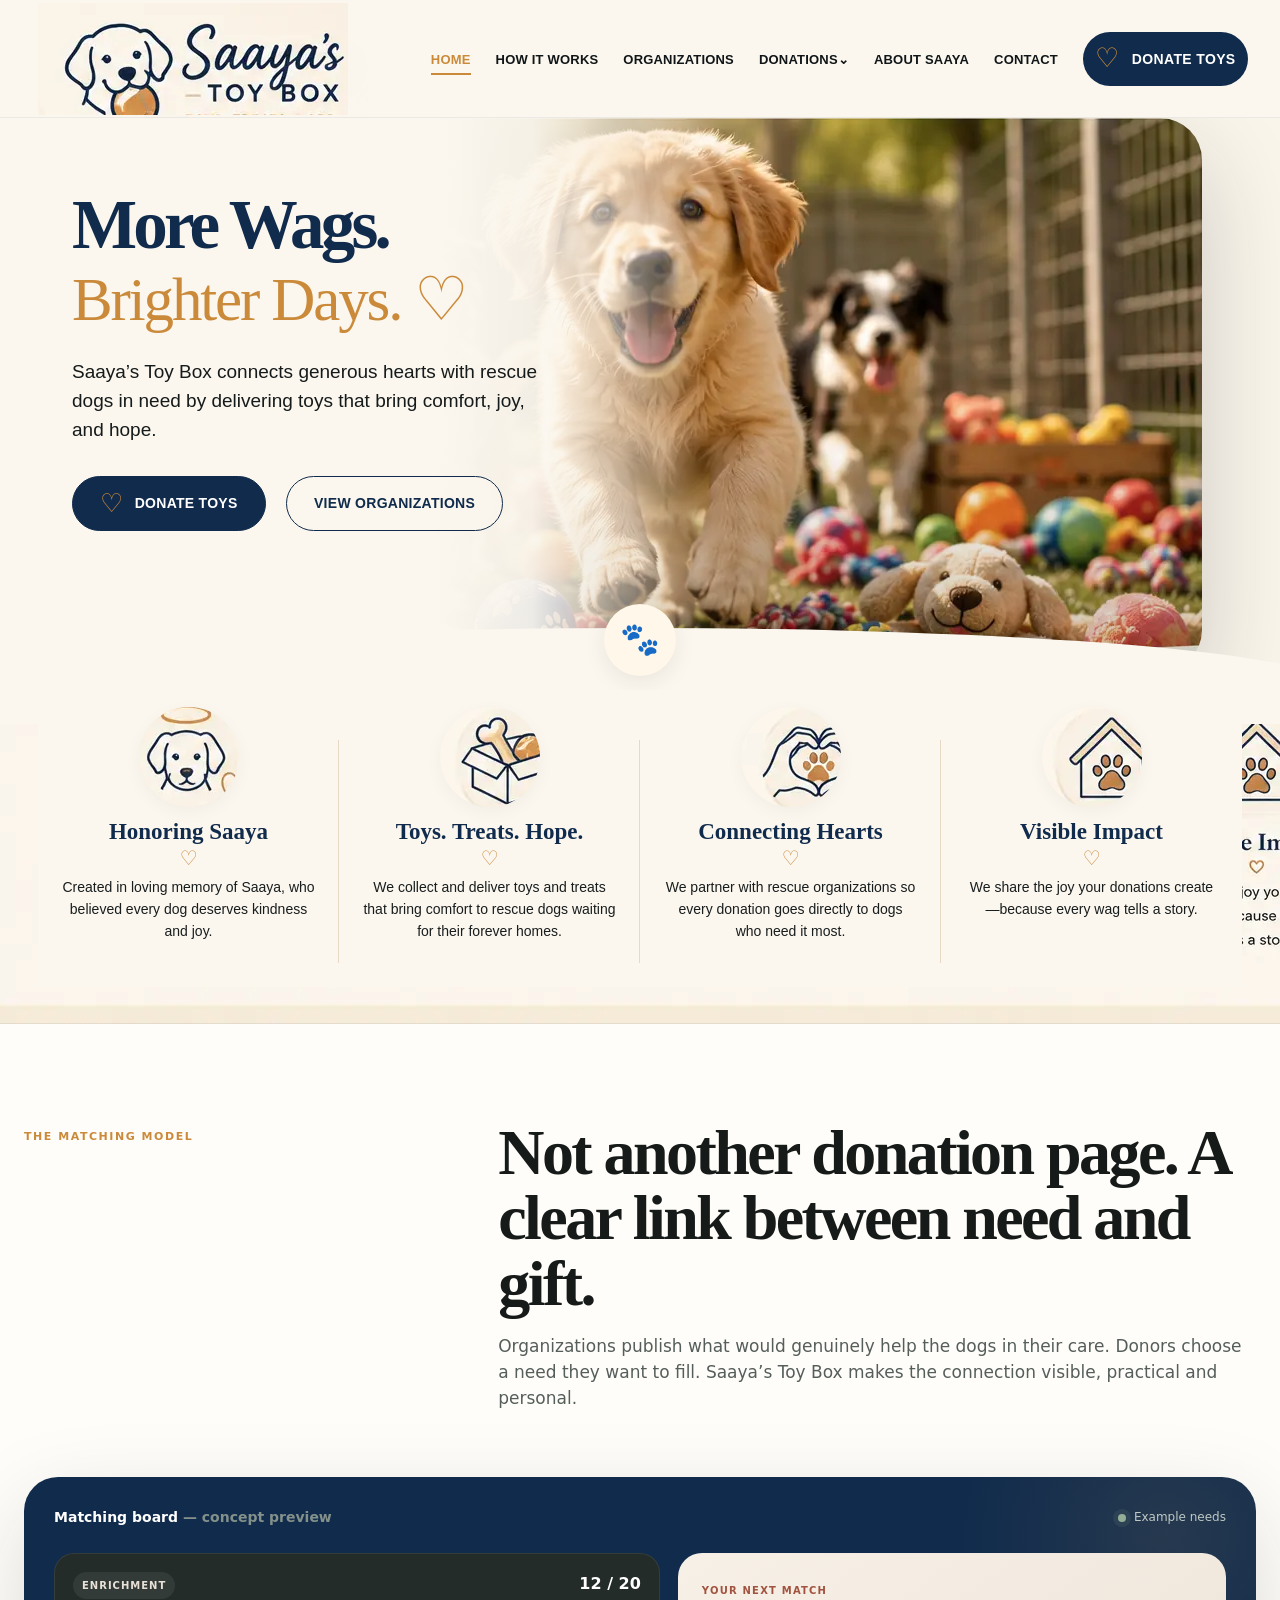
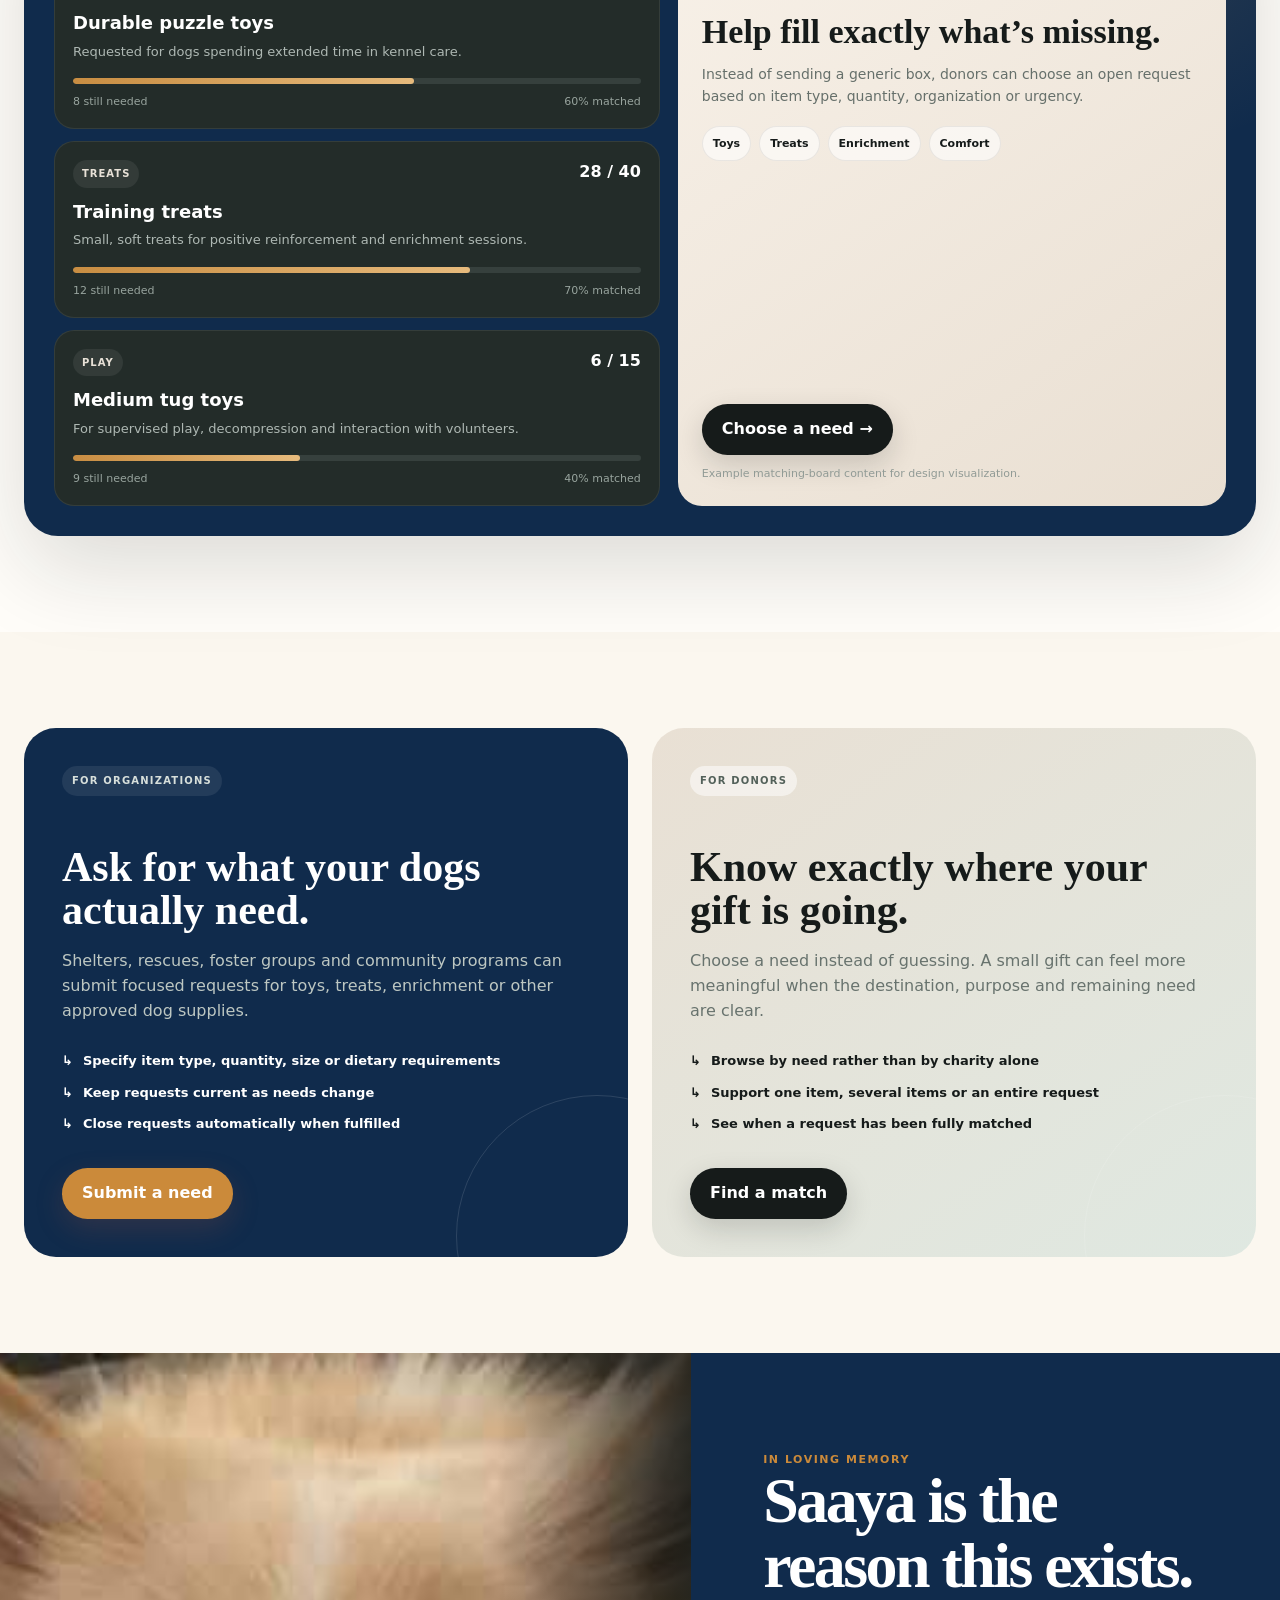
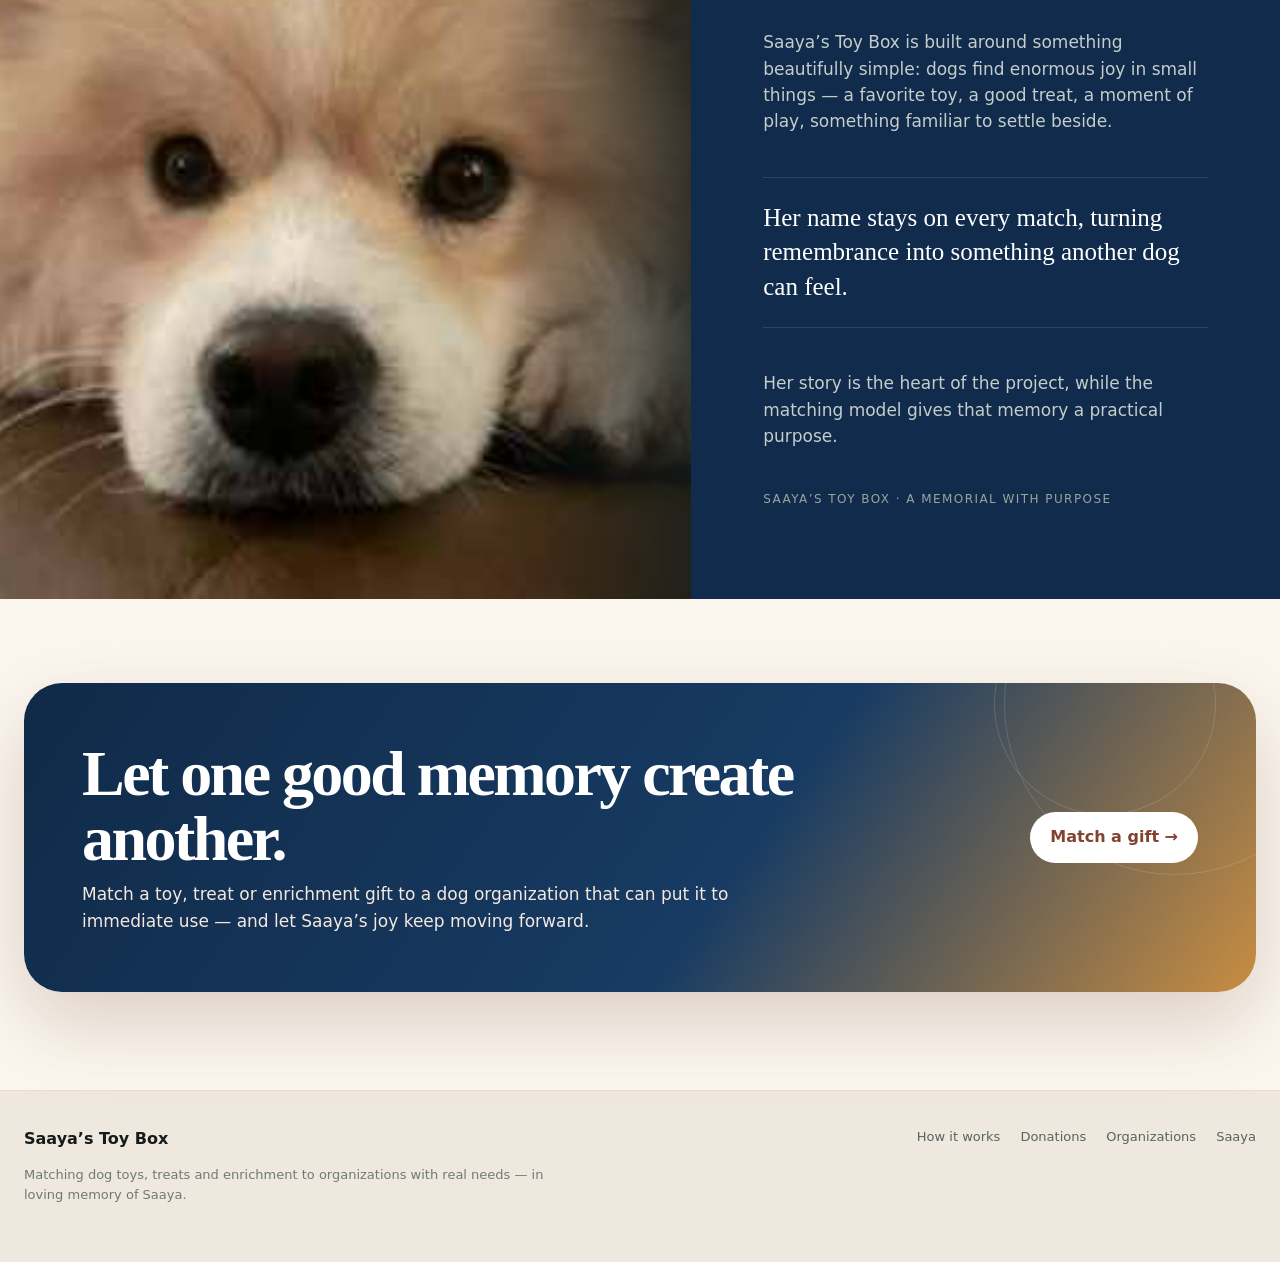
<file: index.html>
<!DOCTYPE html>
<html lang="en">
<head>
<meta charset="UTF-8" />
<meta name="viewport" content="width=device-width, initial-scale=1.0" />
<title>Saaya's Toy Box — More Wags. Brighter Days.</title>
<meta name="description" content="Saaya's Toy Box matches toys, treats and enrichment with shelters, rescues and foster organizations that need them — in loving memory of Saaya.">
<link rel="stylesheet" href="styles.css">
<link rel="stylesheet" href="homepage.css">
</head>
<body>
<main id="top">
<section class="hero-shell" aria-label="Saaya's Toy Box homepage introduction">
  <nav class="hero-nav" aria-label="Primary navigation">
    <a class="hero-brand" href="#top" aria-label="Saaya's Toy Box home"><img id="heroLogo" alt="Saaya's Toy Box — Toys. Treats. Hope."></a>
    <div class="hero-menu">
      <a class="active" href="#top">HOME</a>
      <a href="#matching">HOW IT WORKS</a>
      <a href="#organizations">ORGANIZATIONS</a>
      <a href="donations.html">DONATIONS⌄</a>
      <a href="#saaya">ABOUT SAAYA</a>
      <a href="#contact">CONTACT</a>
    </div>
    <button class="hero-donate-nav" onclick="openForm('donor')">DONATE TOYS</button>
  </nav>

  <div class="hero-main">
    <div class="hero-photo" id="heroPhoto" role="img" aria-label="Happy rescue dogs surrounded by toys"></div>
    <div class="hero-copy-wrap">
      <div class="hero-copy-card">
        <h1>More Wags.<span class="script">Brighter Days. ♡</span></h1>
        <p>Saaya’s Toy Box connects generous hearts with rescue dogs in need by delivering toys that bring comfort, joy, and hope.</p>
        <div class="hero-actions">
          <button class="hero-donate" onclick="openForm('donor')">DONATE TOYS</button>
          <a class="hero-outline" href="#organizations">VIEW ORGANIZATIONS</a>
        </div>
      </div>
    </div>
  </div>

  <div class="hero-wave" aria-hidden="true"></div>
  <div class="hero-pillars" aria-label="How Saaya's Toy Box creates impact">
    <article class="hero-pillar">
      <div class="hero-icon">🐶</div>
      <h3>Honoring Saaya</h3><span class="heart">♡</span>
      <p>Created in loving memory of Saaya, who believed every dog deserves kindness and joy.</p>
    </article>
    <article class="hero-pillar">
      <div class="hero-icon">🎁</div>
      <h3>Toys. Treats. Hope.</h3><span class="heart">♡</span>
      <p>We collect and deliver toys and treats that bring comfort to rescue dogs waiting for their forever homes.</p>
    </article>
    <article class="hero-pillar">
      <div class="hero-icon">🤲</div>
      <h3>Connecting Hearts</h3><span class="heart">♡</span>
      <p>We partner with rescue organizations so every donation goes directly to dogs who need it most.</p>
    </article>
    <article class="hero-pillar">
      <div class="hero-icon">🏠</div>
      <h3>Visible Impact</h3><span class="heart">♡</span>
      <p>We share the joy your donations create—because every wag tells a story.</p>
    </article>
  </div>
</section>

<section class="matching" id="matching">
  <div class="wrap">
    <div class="section-head reveal">
      <div class="kicker">The matching model</div>
      <div>
        <h2>Not another donation page. A clear link between need and gift.</h2>
        <p class="section-intro">Organizations publish what would genuinely help the dogs in their care. Donors choose a need they want to fill. Saaya’s Toy Box makes the connection visible, practical and personal.</p>
      </div>
    </div>
    <div class="matching-board reveal">
      <div class="board-top"><div class="board-title">Matching board <span>— concept preview</span></div><div class="board-status"><i class="live-dot"></i> Example needs</div></div>
      <div class="board-grid">
        <div class="requests">
          <article class="request-card"><div class="req-top"><div><span class="req-tag">Enrichment</span><h3>Durable puzzle toys</h3><p>Requested for dogs spending extended time in kennel care.</p></div><strong>12 / 20</strong></div><div class="progress"><span style="width:60%"></span></div><div class="req-foot"><span>8 still needed</span><span>60% matched</span></div></article>
          <article class="request-card"><div class="req-top"><div><span class="req-tag">Treats</span><h3>Training treats</h3><p>Small, soft treats for positive reinforcement and enrichment sessions.</p></div><strong>28 / 40</strong></div><div class="progress"><span style="width:70%"></span></div><div class="req-foot"><span>12 still needed</span><span>70% matched</span></div></article>
          <article class="request-card"><div class="req-top"><div><span class="req-tag">Play</span><h3>Medium tug toys</h3><p>For supervised play, decompression and interaction with volunteers.</p></div><strong>6 / 15</strong></div><div class="progress"><span style="width:40%"></span></div><div class="req-foot"><span>9 still needed</span><span>40% matched</span></div></article>
        </div>
        <aside class="match-panel"><div><small>Your next match</small><h3>Help fill exactly what’s missing.</h3><p>Instead of sending a generic box, donors can choose an open request based on item type, quantity, organization or urgency.</p><div class="match-pills"><span>Toys</span><span>Treats</span><span>Enrichment</span><span>Comfort</span></div></div><div><button class="btn btn-dark" onclick="openForm('donor')">Choose a need →</button><div class="helper-note">Example matching-board content for design visualization.</div></div></aside>
      </div>
    </div>
  </div>
</section>

<section id="organizations">
  <div class="wrap audience">
    <article class="a-card org reveal"><span class="badge">For organizations</span><h3>Ask for what your dogs actually need.</h3><p>Shelters, rescues, foster groups and community programs can submit focused requests for toys, treats, enrichment or other approved dog supplies.</p><div class="line-list"><div>Specify item type, quantity, size or dietary requirements</div><div>Keep requests current as needs change</div><div>Close requests automatically when fulfilled</div></div><button class="btn btn-rust" onclick="openForm('organization')">Submit a need</button></article>
    <article class="a-card donor reveal" id="donors"><span class="badge">For donors</span><h3>Know exactly where your gift is going.</h3><p>Choose a need instead of guessing. A small gift can feel more meaningful when the destination, purpose and remaining need are clear.</p><div class="line-list"><div>Browse by need rather than by charity alone</div><div>Support one item, several items or an entire request</div><div>See when a request has been fully matched</div></div><button class="btn btn-dark" onclick="openForm('donor')">Find a match</button></article>
  </div>
</section>

<section class="memorial" id="saaya">
  <div class="memorial-inner">
    <div class="memorial-image reveal"><img src="assets/saaya-portrait.jpg" alt="Portrait of Saaya"></div>
    <div class="memorial-copy reveal"><div class="kicker">In loving memory</div><h2>Saaya is the reason this exists.</h2><p>Saaya’s Toy Box is built around something beautifully simple: dogs find enormous joy in small things — a favorite toy, a good treat, a moment of play, something familiar to settle beside.</p><div class="quote">Her name stays on every match, turning remembrance into something another dog can feel.</div><p>Her story is the heart of the project, while the matching model gives that memory a practical purpose.</p><div class="signature">Saaya’s Toy Box · A memorial with purpose</div></div>
  </div>
</section>

<section class="final-cta"><div class="wrap"><div class="cta-box reveal"><div class="cta-copy"><h2>Let one good memory create another.</h2><p>Match a toy, treat or enrichment gift to a dog organization that can put it to immediate use — and let Saaya’s joy keep moving forward.</p></div><button class="btn" onclick="openForm('donor')">Match a gift →</button></div></div></section>
</main>

<footer id="contact"><div class="wrap footer-grid"><div><strong>Saaya’s Toy Box</strong><p>Matching dog toys, treats and enrichment to organizations with real needs — in loving memory of Saaya.</p></div><div class="footer-links"><a href="#matching">How it works</a><a href="donations.html">Donations</a><a href="#organizations">Organizations</a><a href="#saaya">Saaya</a></div></div></footer>

<div class="modal" id="modal"><div class="modal-card"><div class="modal-top"><div><h3 id="modalTitle">Match a gift</h3><p id="modalIntro">Tell us what kind of support you would like to provide.</p></div><button class="close" onclick="closeForm()">×</button></div><form onsubmit="demoSubmit(event)"><div class="form-grid" id="donorForm"><div class="field"><label>Your name</label><input required placeholder="Name"></div><div class="field"><label>Email</label><input type="email" required placeholder="you@example.com"></div><div class="field"><label>What would you like to give?</label><select><option>Toys</option><option>Treats</option><option>Enrichment</option><option>Comfort items</option><option>I'm flexible</option></select></div><div class="field"><label>Approximate amount</label><input placeholder="e.g. 10 toys or $100"></div><div class="field full"><label>Anything we should know?</label><textarea rows="4" placeholder="Preferences, location, organization type..."></textarea></div></div><div class="form-grid" id="orgForm" style="display:none"><div class="field"><label>Organization</label><input placeholder="Organization name"></div><div class="field"><label>Contact email</label><input type="email" placeholder="contact@example.org"></div><div class="field"><label>Organization type</label><select><option>Shelter</option><option>Rescue</option><option>Foster network</option><option>Community program</option><option>Other</option></select></div><div class="field"><label>Website / social link</label><input placeholder="Optional"></div><div class="field full"><label>What do your dogs need?</label><textarea rows="4" placeholder="Items, quantities, sizes, dietary requirements, urgency..."></textarea></div><div class="field full"><label>Delivery / collection details</label><textarea rows="3" placeholder="How the matched items can be received..."></textarea></div></div><div class="submit-row"><button class="btn btn-rust" type="submit" id="submitButton">Continue</button></div><div class="disclaimer">Concept only — this demo does not yet submit or store information.</div></form></div></div>

<script src="final-hero-loader.js"></script>
<script src="script.js"></script>
</body>
</html>
</file>
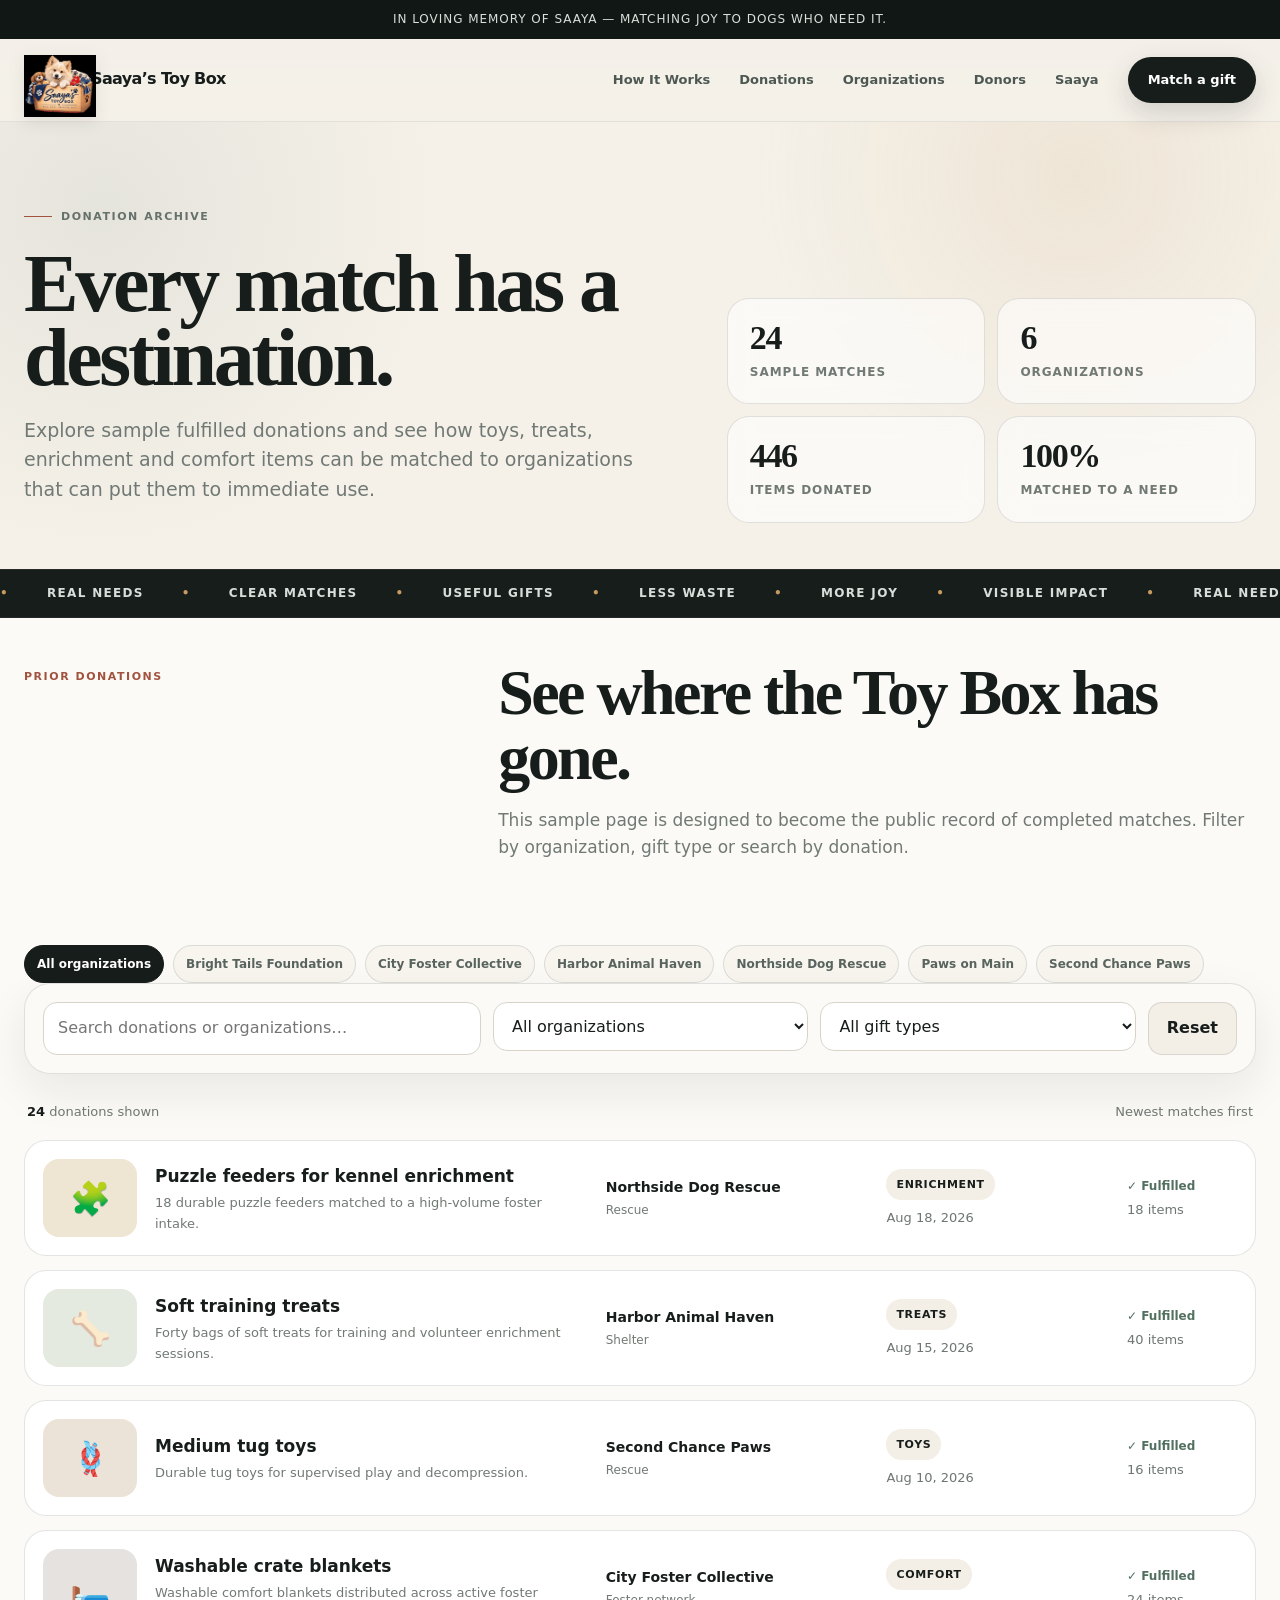
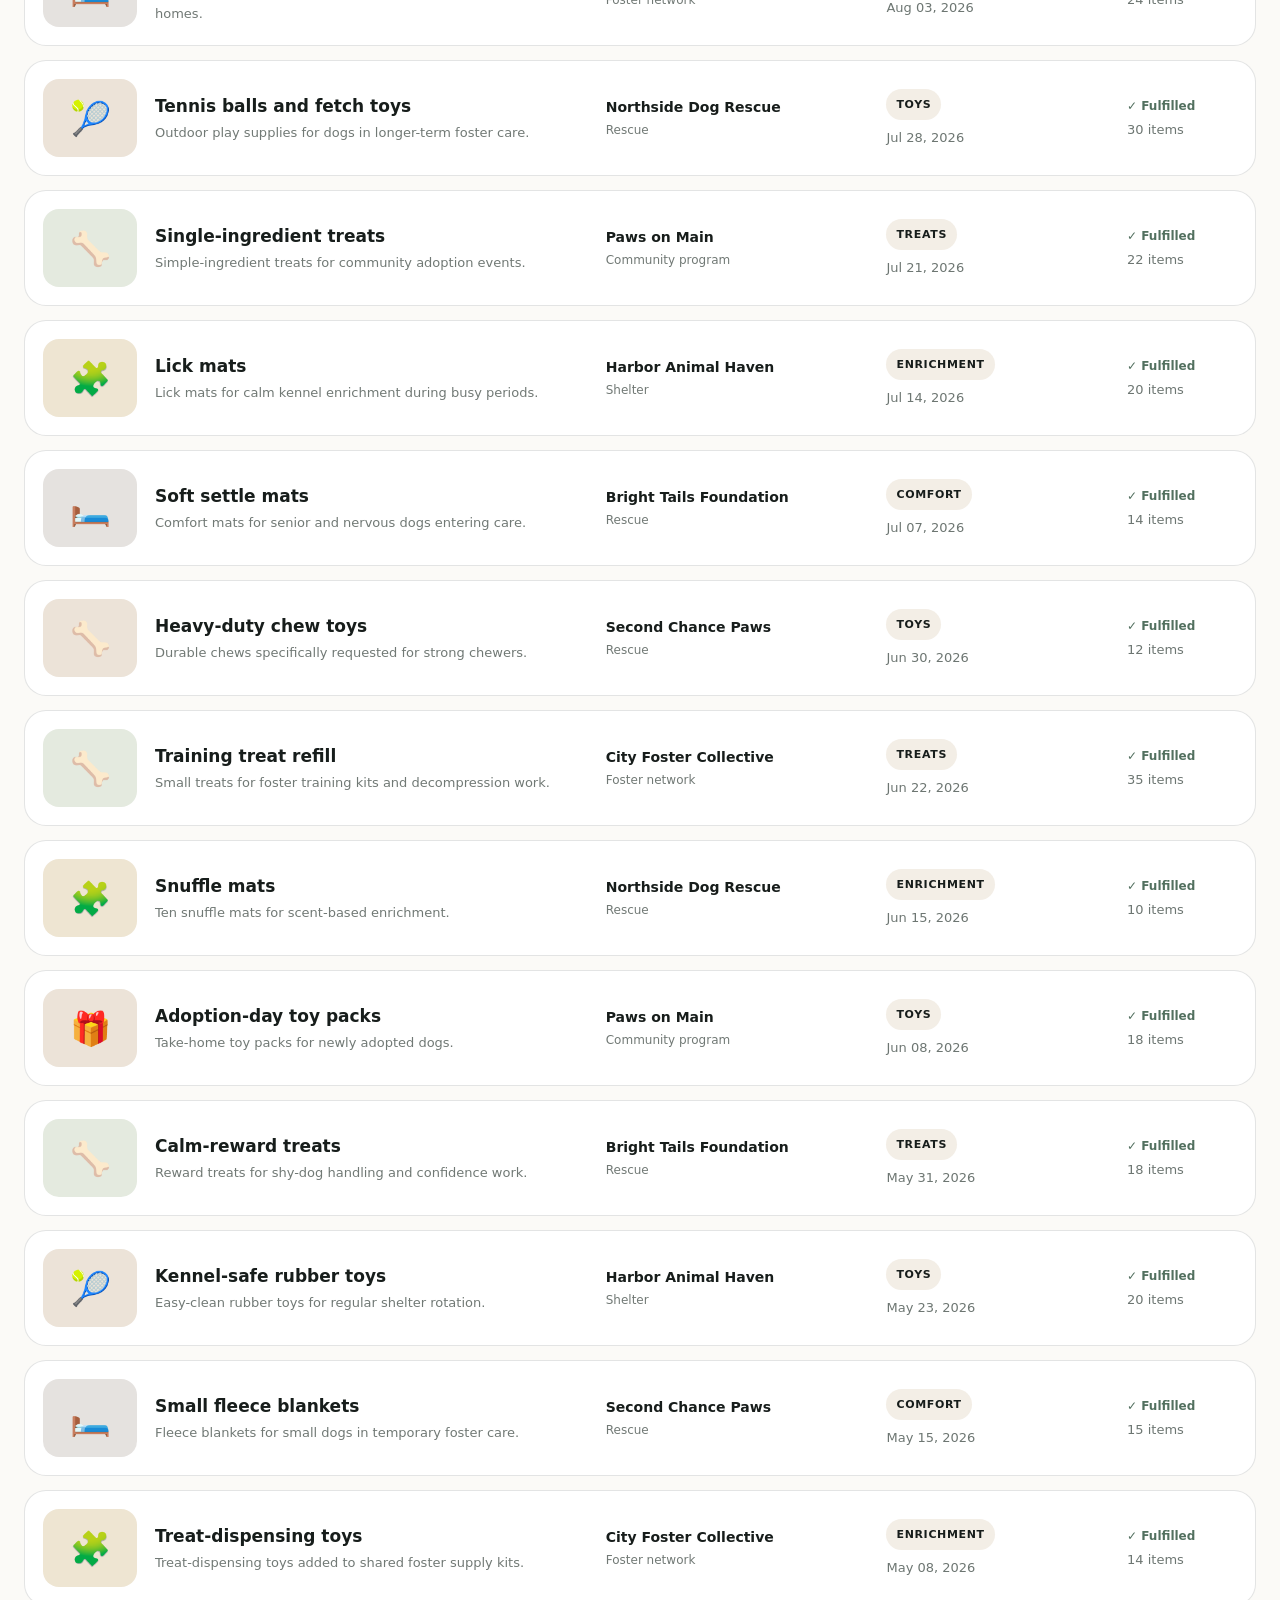
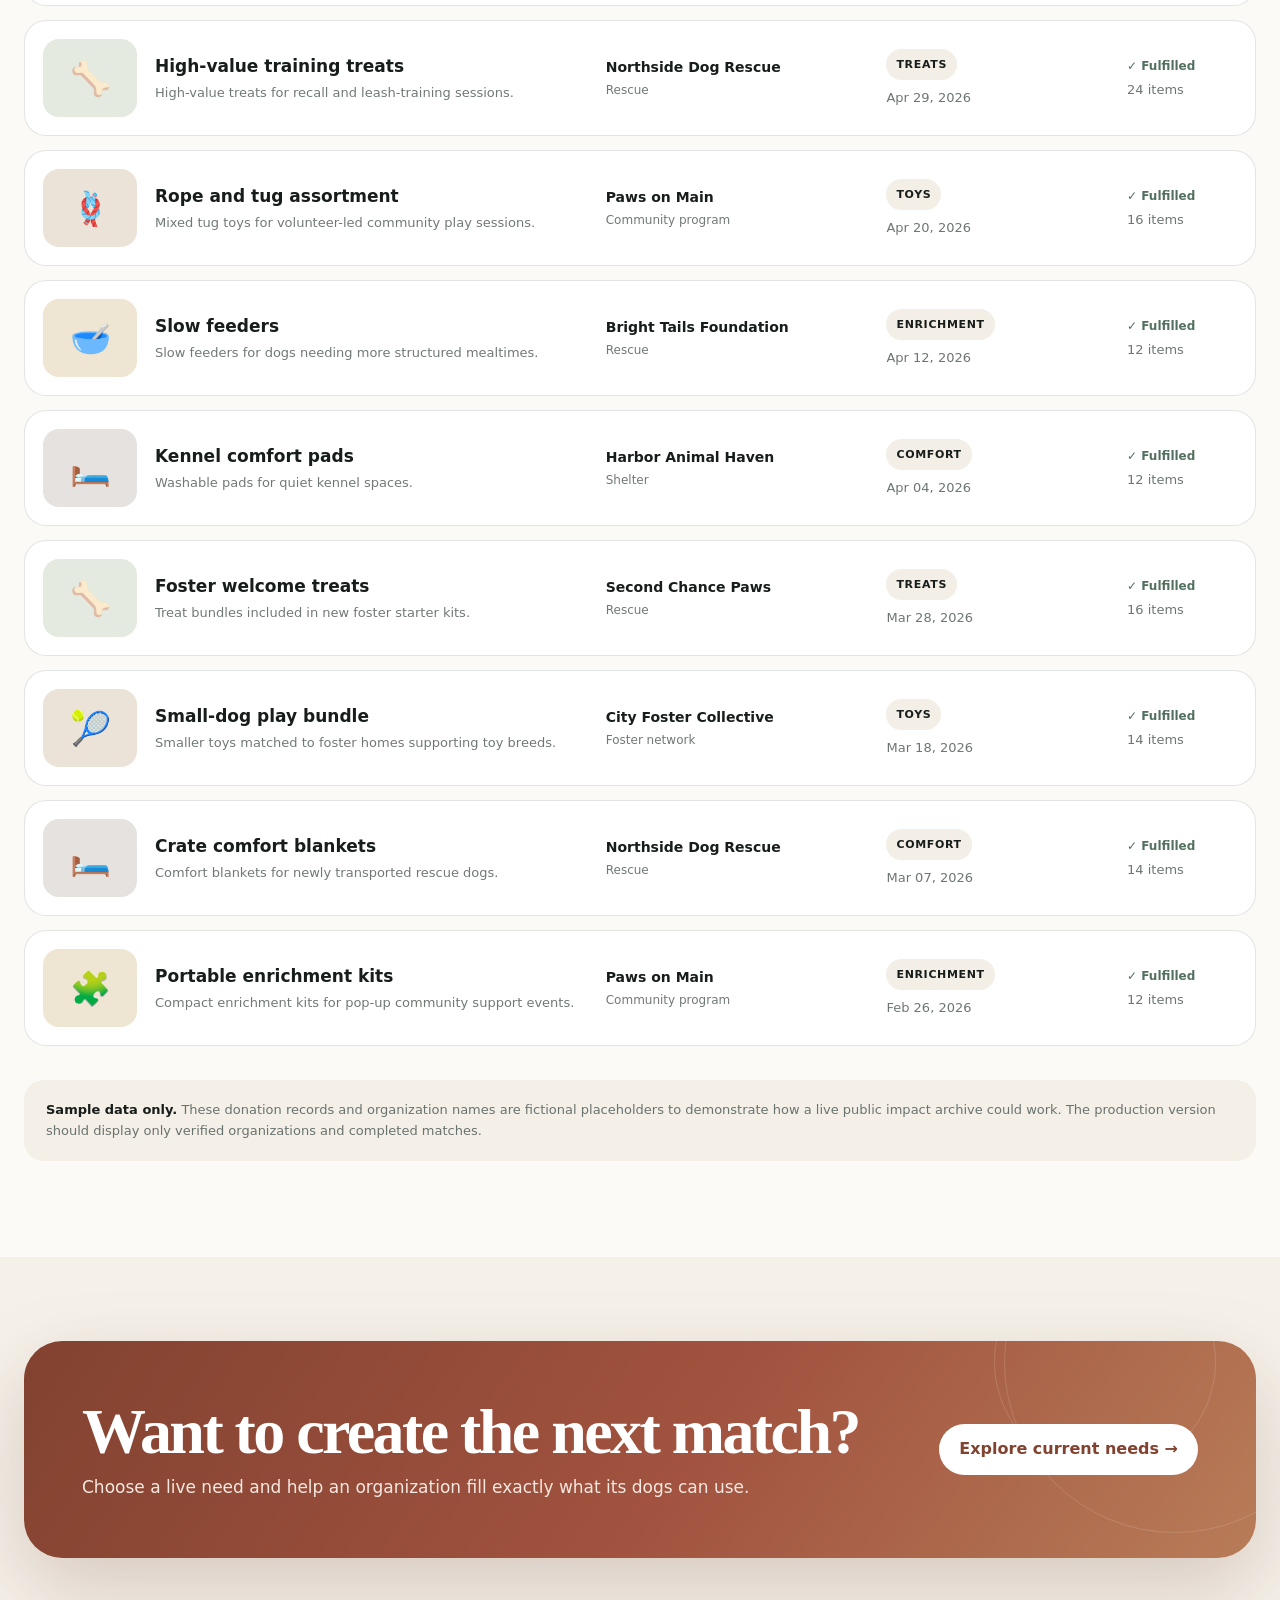
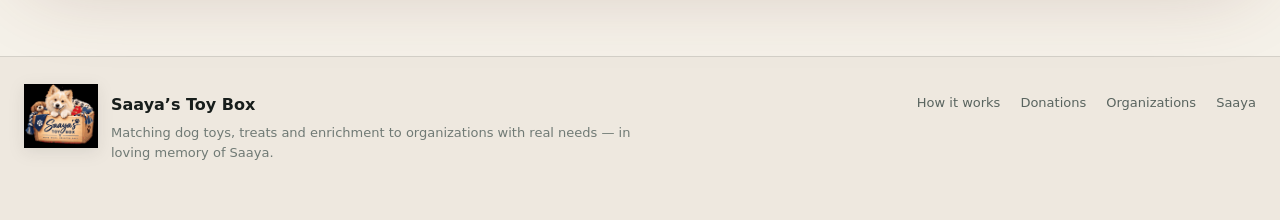
<file: donations.html>
<!DOCTYPE html>
<html lang="en">
<head>
<meta charset="UTF-8" />
<meta name="viewport" content="width=device-width, initial-scale=1.0" />
<title>Donation Archive — Saaya's Toy Box</title>
<meta name="description" content="Explore prior Saaya's Toy Box donations and filter by organization, gift type and date.">
<link rel="stylesheet" href="styles.css" />
<style>
.page-hero{padding:78px 0 46px;background:radial-gradient(circle at 84% 12%,rgba(198,155,97,.14),transparent 28%),radial-gradient(circle at 8% 20%,rgba(102,122,111,.11),transparent 28%)}
.page-hero-grid{display:grid;grid-template-columns:1.1fr .9fr;gap:56px;align-items:end}.page-hero h1{font-size:clamp(54px,6.4vw,88px);max-width:850px;margin-bottom:20px}.page-hero .hero-copy{max-width:700px}.archive-summary{display:grid;grid-template-columns:repeat(2,1fr);gap:12px}.summary-card{background:rgba(255,255,255,.58);backdrop-filter:blur(12px);border:1px solid var(--line);border-radius:22px;padding:22px}.summary-card strong{display:block;font-family:Georgia,"Times New Roman",serif;font-size:34px;letter-spacing:-.04em;line-height:1}.summary-card span{display:block;margin-top:8px;color:var(--muted);font-size:12px;font-weight:780;text-transform:uppercase;letter-spacing:.08em}.archive-section{background:var(--paper);padding-top:42px}.archive-controls{position:sticky;top:82px;z-index:35;background:rgba(251,250,247,.92);backdrop-filter:blur(18px);border:1px solid var(--line);border-radius:26px;padding:18px;box-shadow:0 18px 46px rgba(20,27,24,.08);margin-bottom:28px}.control-row{display:grid;grid-template-columns:1.25fr .9fr .9fr auto;gap:12px}.control{position:relative}.control input,.control select{width:100%;min-height:48px;background:#fff}.reset-btn{min-height:48px;padding-inline:18px;border:1px solid var(--line);background:#f3eee6;color:var(--ink);border-radius:14px;font-weight:820}.reset-btn:hover{background:#ece5da}.results-meta{display:flex;justify-content:space-between;gap:18px;align-items:center;color:var(--muted);font-size:13px;margin:0 3px 18px}.results-meta strong{color:var(--ink)}.archive-grid{display:grid;gap:14px}.donation-row{display:grid;grid-template-columns:94px 1.4fr .85fr .72fr 110px;gap:18px;align-items:center;background:#fff;border:1px solid var(--line);border-radius:22px;padding:18px;transition:.22s ease}.donation-row:hover{transform:translateY(-2px);box-shadow:0 14px 34px rgba(20,27,24,.07)}.donation-thumb{width:94px;height:78px;border-radius:16px;display:grid;place-items:center;font-size:33px;position:relative;overflow:hidden}.donation-thumb.toys{background:#ece3d8}.donation-thumb.treats{background:#e4eadf}.donation-thumb.enrichment{background:#eee5d2}.donation-thumb.comfort{background:#e5e2df}.donation-main h3{font-size:17px;margin:0 0 4px}.donation-main p{margin:0;color:var(--muted);font-size:13px}.org-name{font-weight:820;font-size:14px}.org-type{color:var(--muted);font-size:12px;margin-top:3px}.gift-type{display:inline-flex;align-items:center;gap:7px;padding:7px 10px;border-radius:999px;background:#f3eee6;font-size:11px;font-weight:850;text-transform:uppercase;letter-spacing:.06em}.donation-date{color:#6d7672;font-size:13px}.fulfilled{color:#52705f;font-weight:850;font-size:12px}.empty-state{display:none;text-align:center;padding:70px 24px;border:1px dashed var(--line);border-radius:26px;color:var(--muted)}.empty-state h3{color:var(--ink);margin-bottom:8px}.organizations-band{padding-top:20px}.org-chips{display:flex;gap:9px;flex-wrap:wrap}.org-chip{border:1px solid var(--line);background:#f8f5ef;border-radius:999px;padding:9px 12px;font-size:12px;font-weight:800;color:#59645f;cursor:pointer;transition:.2s ease}.org-chip:hover,.org-chip.active{background:var(--ink);border-color:var(--ink);color:#fff}.archive-note{margin-top:34px;padding:20px 22px;background:#f4efe7;border-radius:20px;color:#69736f;font-size:13px}.archive-note strong{color:var(--ink)}@media(max-width:980px){.page-hero-grid{grid-template-columns:1fr}.control-row{grid-template-columns:1fr 1fr}.donation-row{grid-template-columns:78px 1fr 1fr}.donation-thumb{width:78px;height:70px}.donation-date,.fulfilled{grid-column:auto}}@media(max-width:680px){.page-hero{padding-top:54px}.archive-summary{grid-template-columns:1fr 1fr}.control-row{grid-template-columns:1fr}.archive-controls{top:72px}.donation-row{grid-template-columns:68px 1fr;gap:13px}.donation-thumb{width:68px;height:64px}.donation-row>:nth-child(n+3){grid-column:2}.results-meta{align-items:flex-start;flex-direction:column}}
</style>
</head>
<body>
<div class="memorial-bar">In loving memory of Saaya — matching joy to dogs who need it.</div>
<nav><div class="wrap nav-inner"><a href="index.html" class="brand" aria-label="Saaya's Toy Box home"><span class="logo approved-logo" aria-hidden="true"><img src="assets/saaya-toy-box-logo.png" alt=""></span><span>Saaya’s Toy Box</span></a><div class="nav-links"><a href="index.html#matching">How It Works</a><a href="donations.html">Donations</a><a href="index.html#organizations">Organizations</a><a href="index.html#donors">Donors</a><a href="index.html#saaya">Saaya</a><a class="btn btn-dark" href="index.html#matching">Match a gift</a></div></div></nav>
<main>
<section class="page-hero"><div class="wrap page-hero-grid"><div class="reveal"><div class="eyebrow">Donation archive</div><h1>Every match has a destination.</h1><p class="hero-copy">Explore sample fulfilled donations and see how toys, treats, enrichment and comfort items can be matched to organizations that can put them to immediate use.</p></div><div class="archive-summary reveal"><div class="summary-card"><strong id="totalDonations">24</strong><span>Sample matches</span></div><div class="summary-card"><strong id="totalOrganizations">6</strong><span>Organizations</span></div><div class="summary-card"><strong id="totalItems">386</strong><span>Items donated</span></div><div class="summary-card"><strong>100%</strong><span>Matched to a need</span></div></div></div></section>
<div class="ticker" aria-hidden="true"><div class="ticker-track"><span>Real needs</span><span>Clear matches</span><span>Useful gifts</span><span>Less waste</span><span>More joy</span><span>Visible impact</span><span>Real needs</span><span>Clear matches</span><span>Useful gifts</span><span>Less waste</span><span>More joy</span><span>Visible impact</span></div></div>
<section class="archive-section"><div class="wrap"><div class="section-head reveal"><div class="kicker">Prior donations</div><div><h2>See where the Toy Box has gone.</h2><p class="section-intro">This sample page is designed to become the public record of completed matches. Filter by organization, gift type or search by donation.</p></div></div><div class="organizations-band reveal"><div class="org-chips" id="orgChips"></div></div><div class="archive-controls reveal"><div class="control-row"><div class="control"><input id="searchInput" type="search" placeholder="Search donations or organizations…"></div><div class="control"><select id="orgFilter"><option value="all">All organizations</option></select></div><div class="control"><select id="typeFilter"><option value="all">All gift types</option><option value="Toys">Toys</option><option value="Treats">Treats</option><option value="Enrichment">Enrichment</option><option value="Comfort">Comfort</option></select></div><button class="reset-btn" id="resetBtn">Reset</button></div></div><div class="results-meta"><div><strong id="visibleCount">24</strong> donations shown</div><div>Newest matches first</div></div><div class="archive-grid" id="donationGrid"></div><div class="empty-state" id="emptyState"><h3>No donations match those filters.</h3><p>Try another organization, gift type or search term.</p></div><div class="archive-note"><strong>Sample data only.</strong> These donation records and organization names are fictional placeholders to demonstrate how a live public impact archive could work. The production version should display only verified organizations and completed matches.</div></div></section>
<section class="final-cta"><div class="wrap"><div class="cta-box reveal"><div class="cta-copy"><h2>Want to create the next match?</h2><p>Choose a live need and help an organization fill exactly what its dogs can use.</p></div><a class="btn" href="index.html#matching">Explore current needs →</a></div></div></section>
</main>
<footer><div class="wrap footer-grid"><div class="footer-brand-lockup"><img src="assets/saaya-toy-box-logo.png" alt="" aria-hidden="true"><div><strong>Saaya’s Toy Box</strong><p>Matching dog toys, treats and enrichment to organizations with real needs — in loving memory of Saaya.</p></div></div><div class="footer-links"><a href="index.html#matching">How it works</a><a href="donations.html">Donations</a><a href="index.html#organizations">Organizations</a><a href="index.html#saaya">Saaya</a></div></div></footer>
<script>
const donations=[
{date:"Aug 18, 2026",org:"Northside Dog Rescue",orgType:"Rescue",type:"Enrichment",title:"Puzzle feeders for kennel enrichment",items:18,detail:"18 durable puzzle feeders matched to a high-volume foster intake.",icon:"🧩"},{date:"Aug 15, 2026",org:"Harbor Animal Haven",orgType:"Shelter",type:"Treats",title:"Soft training treats",items:40,detail:"Forty bags of soft treats for training and volunteer enrichment sessions.",icon:"🦴"},{date:"Aug 10, 2026",org:"Second Chance Paws",orgType:"Rescue",type:"Toys",title:"Medium tug toys",items:16,detail:"Durable tug toys for supervised play and decompression.",icon:"🪢"},{date:"Aug 03, 2026",org:"City Foster Collective",orgType:"Foster network",type:"Comfort",title:"Washable crate blankets",items:24,detail:"Washable comfort blankets distributed across active foster homes.",icon:"🛏️"},{date:"Jul 28, 2026",org:"Northside Dog Rescue",orgType:"Rescue",type:"Toys",title:"Tennis balls and fetch toys",items:30,detail:"Outdoor play supplies for dogs in longer-term foster care.",icon:"🎾"},{date:"Jul 21, 2026",org:"Paws on Main",orgType:"Community program",type:"Treats",title:"Single-ingredient treats",items:22,detail:"Simple-ingredient treats for community adoption events.",icon:"🦴"},{date:"Jul 14, 2026",org:"Harbor Animal Haven",orgType:"Shelter",type:"Enrichment",title:"Lick mats",items:20,detail:"Lick mats for calm kennel enrichment during busy periods.",icon:"🧩"},{date:"Jul 07, 2026",org:"Bright Tails Foundation",orgType:"Rescue",type:"Comfort",title:"Soft settle mats",items:14,detail:"Comfort mats for senior and nervous dogs entering care.",icon:"🛏️"},{date:"Jun 30, 2026",org:"Second Chance Paws",orgType:"Rescue",type:"Toys",title:"Heavy-duty chew toys",items:12,detail:"Durable chews specifically requested for strong chewers.",icon:"🦴"},{date:"Jun 22, 2026",org:"City Foster Collective",orgType:"Foster network",type:"Treats",title:"Training treat refill",items:35,detail:"Small treats for foster training kits and decompression work.",icon:"🦴"},{date:"Jun 15, 2026",org:"Northside Dog Rescue",orgType:"Rescue",type:"Enrichment",title:"Snuffle mats",items:10,detail:"Ten snuffle mats for scent-based enrichment.",icon:"🧩"},{date:"Jun 08, 2026",org:"Paws on Main",orgType:"Community program",type:"Toys",title:"Adoption-day toy packs",items:18,detail:"Take-home toy packs for newly adopted dogs.",icon:"🎁"},{date:"May 31, 2026",org:"Bright Tails Foundation",orgType:"Rescue",type:"Treats",title:"Calm-reward treats",items:18,detail:"Reward treats for shy-dog handling and confidence work.",icon:"🦴"},{date:"May 23, 2026",org:"Harbor Animal Haven",orgType:"Shelter",type:"Toys",title:"Kennel-safe rubber toys",items:20,detail:"Easy-clean rubber toys for regular shelter rotation.",icon:"🎾"},{date:"May 15, 2026",org:"Second Chance Paws",orgType:"Rescue",type:"Comfort",title:"Small fleece blankets",items:15,detail:"Fleece blankets for small dogs in temporary foster care.",icon:"🛏️"},{date:"May 08, 2026",org:"City Foster Collective",orgType:"Foster network",type:"Enrichment",title:"Treat-dispensing toys",items:14,detail:"Treat-dispensing toys added to shared foster supply kits.",icon:"🧩"},{date:"Apr 29, 2026",org:"Northside Dog Rescue",orgType:"Rescue",type:"Treats",title:"High-value training treats",items:24,detail:"High-value treats for recall and leash-training sessions.",icon:"🦴"},{date:"Apr 20, 2026",org:"Paws on Main",orgType:"Community program",type:"Toys",title:"Rope and tug assortment",items:16,detail:"Mixed tug toys for volunteer-led community play sessions.",icon:"🪢"},{date:"Apr 12, 2026",org:"Bright Tails Foundation",orgType:"Rescue",type:"Enrichment",title:"Slow feeders",items:12,detail:"Slow feeders for dogs needing more structured mealtimes.",icon:"🥣"},{date:"Apr 04, 2026",org:"Harbor Animal Haven",orgType:"Shelter",type:"Comfort",title:"Kennel comfort pads",items:12,detail:"Washable pads for quiet kennel spaces.",icon:"🛏️"},{date:"Mar 28, 2026",org:"Second Chance Paws",orgType:"Rescue",type:"Treats",title:"Foster welcome treats",items:16,detail:"Treat bundles included in new foster starter kits.",icon:"🦴"},{date:"Mar 18, 2026",org:"City Foster Collective",orgType:"Foster network",type:"Toys",title:"Small-dog play bundle",items:14,detail:"Smaller toys matched to foster homes supporting toy breeds.",icon:"🎾"},{date:"Mar 07, 2026",org:"Northside Dog Rescue",orgType:"Rescue",type:"Comfort",title:"Crate comfort blankets",items:14,detail:"Comfort blankets for newly transported rescue dogs.",icon:"🛏️"},{date:"Feb 26, 2026",org:"Paws on Main",orgType:"Community program",type:"Enrichment",title:"Portable enrichment kits",items:12,detail:"Compact enrichment kits for pop-up community support events.",icon:"🧩"}
];
const grid=document.getElementById('donationGrid'),searchInput=document.getElementById('searchInput'),orgFilter=document.getElementById('orgFilter'),typeFilter=document.getElementById('typeFilter'),resetBtn=document.getElementById('resetBtn'),visibleCount=document.getElementById('visibleCount'),emptyState=document.getElementById('emptyState'),orgChips=document.getElementById('orgChips');const orgs=[...new Set(donations.map(d=>d.org))].sort();orgs.forEach(org=>{const option=document.createElement('option');option.value=org;option.textContent=org;orgFilter.appendChild(option)});function makeChip(label,value){const chip=document.createElement('button');chip.className='org-chip';chip.textContent=label;chip.dataset.value=value;chip.addEventListener('click',()=>{orgFilter.value=value;updateChips();render()});return chip}orgChips.appendChild(makeChip('All organizations','all'));orgs.forEach(org=>orgChips.appendChild(makeChip(org,org)));function updateChips(){document.querySelectorAll('.org-chip').forEach(chip=>chip.classList.toggle('active',chip.dataset.value===orgFilter.value))}function thumbClass(type){return type.toLowerCase()}function render(){const q=searchInput.value.trim().toLowerCase(),org=orgFilter.value,type=typeFilter.value;const filtered=donations.filter(d=>{const matchesSearch=!q||[d.title,d.org,d.type,d.detail,d.orgType].join(' ').toLowerCase().includes(q),matchesOrg=org==='all'||d.org===org,matchesType=type==='all'||d.type===type;return matchesSearch&&matchesOrg&&matchesType});grid.innerHTML='';filtered.forEach(d=>{const row=document.createElement('article');row.className='donation-row';row.innerHTML=`<div class="donation-thumb ${thumbClass(d.type)}">${d.icon}</div><div class="donation-main"><h3>${d.title}</h3><p>${d.detail}</p></div><div><div class="org-name">${d.org}</div><div class="org-type">${d.orgType}</div></div><div><span class="gift-type">${d.type}</span><div class="donation-date" style="margin-top:8px">${d.date}</div></div><div><div class="fulfilled">✓ Fulfilled</div><div class="donation-date" style="margin-top:4px">${d.items} items</div></div>`;grid.appendChild(row)});visibleCount.textContent=filtered.length;emptyState.style.display=filtered.length?'none':'block';grid.style.display=filtered.length?'grid':'none';updateChips()}searchInput.addEventListener('input',render);orgFilter.addEventListener('change',render);typeFilter.addEventListener('change',render);resetBtn.addEventListener('click',()=>{searchInput.value='';orgFilter.value='all';typeFilter.value='all';render()});document.getElementById('totalDonations').textContent=donations.length;document.getElementById('totalOrganizations').textContent=orgs.length;document.getElementById('totalItems').textContent=donations.reduce((s,d)=>s+d.items,0);updateChips();render();const observer=new IntersectionObserver(entries=>{entries.forEach(entry=>{if(entry.isIntersecting){entry.target.classList.add('in');observer.unobserve(entry.target)}})},{threshold:.12});document.querySelectorAll('.reveal').forEach(el=>observer.observe(el));
</script>
</body>
</html>
</file>
<file: styles.css>
:root{--ink:#171d1b;--ivory:#f5f1e9;--paper:#fbfaf7;--sage:#667a6f;--rust:#a1533f;--rust-deep:#824230;--gold:#c69b61;--line:rgba(28,34,32,.12);--muted:#717975;--shadow:0 24px 70px rgba(18,26,22,.11);--max:1240px}*{box-sizing:border-box}html{scroll-behavior:smooth}body{margin:0;color:var(--ink);background:var(--ivory);font-family:Inter,ui-sans-serif,system-ui,-apple-system,BlinkMacSystemFont,"Segoe UI",sans-serif;line-height:1.55;overflow-x:hidden}a{color:inherit;text-decoration:none}button,input,textarea,select{font:inherit}button{cursor:pointer}img{display:block;max-width:100%}.wrap{width:min(var(--max),calc(100% - 48px));margin:auto}.memorial-bar{background:#111715;color:#d9dfdb;font-size:12px;letter-spacing:.08em;text-transform:uppercase;padding:10px 18px;text-align:center}nav{position:sticky;top:0;z-index:70;background:rgba(245,241,233,.82);backdrop-filter:blur(20px);border-bottom:1px solid rgba(20,25,23,.08)}.nav-inner{min-height:82px;display:flex;align-items:center;justify-content:space-between;gap:24px}.brand{display:flex;align-items:center;gap:12px;font-weight:900;letter-spacing:-.04em}.logo,.logo svg{width:46px;height:46px;display:block}.nav-links{display:flex;align-items:center;gap:29px;font-size:13px;font-weight:760;color:#4d5853}.nav-links a{position:relative}.nav-links a:after{content:"";position:absolute;left:0;right:100%;bottom:-7px;height:1.5px;background:var(--rust);transition:.25s}.nav-links a:hover:after{right:0}.btn{border:0;border-radius:999px;padding:13px 20px;font-weight:850;display:inline-flex;align-items:center;justify-content:center;gap:8px;transition:.25s}.btn:hover{transform:translateY(-2px)}.btn-dark{background:var(--ink);color:#fff;box-shadow:0 10px 28px rgba(14,20,18,.16)}.btn-rust{background:var(--rust);color:#fff;box-shadow:0 10px 28px rgba(161,83,63,.22)}.btn-ghost{border:1px solid var(--line);background:rgba(255,255,255,.45);color:var(--ink)}.hero{position:relative;padding:92px 0 66px;min-height:790px}.hero:before{content:"";position:absolute;inset:0;background:radial-gradient(circle at 82% 16%,rgba(198,155,97,.18),transparent 30%),radial-gradient(circle at 10% 18%,rgba(102,122,111,.13),transparent 31%);pointer-events:none}.hero-grid{display:grid;grid-template-columns:1.02fr .98fr;gap:70px;align-items:center;position:relative;z-index:2}.eyebrow{display:inline-flex;align-items:center;gap:9px;font-size:11px;text-transform:uppercase;letter-spacing:.14em;font-weight:900;color:#65716b}.eyebrow:before{content:"";width:28px;height:1px;background:var(--rust)}h1,h2{font-family:Georgia,"Times New Roman",serif;letter-spacing:-.04em}h1{font-size:clamp(58px,7.2vw,102px);line-height:.91;margin:22px 0 25px;max-width:740px;font-weight:700}.accent{color:var(--rust);display:inline-block;position:relative}.accent:after{content:"";position:absolute;left:3%;right:2%;bottom:2px;height:12px;background:rgba(198,155,97,.25);z-index:-1;transform:rotate(-1.3deg)}.hero-copy{font-size:19px;color:var(--muted);max-width:650px}.hero-actions{display:flex;gap:12px;flex-wrap:wrap;margin-top:31px}.hero-subnote{margin-top:30px;display:flex;align-items:flex-start;gap:12px;max-width:620px;color:#5e6762;font-size:14px}.tiny{width:32px;height:32px;border-radius:50%;display:grid;place-items:center;background:var(--paper);border:1px solid var(--line);flex:0 0 auto}.hero-visual{position:relative;min-height:610px}.hero-photo{position:absolute;inset:0 3% 0 13%;border-radius:42px;overflow:hidden;box-shadow:0 35px 100px rgba(24,30,28,.20)}.hero-photo:after{content:"";position:absolute;inset:0;background:linear-gradient(180deg,transparent 55%,rgba(21,25,23,.20))}.hero-photo img{width:100%;height:100%;object-fit:cover;object-position:center 36%;transform:scale(1.02);transition:transform 1.1s cubic-bezier(.2,.7,.2,1)}.hero-visual:hover .hero-photo img{transform:scale(1.055)}.hero-label{position:absolute;left:0;bottom:42px;background:rgba(251,250,247,.94);backdrop-filter:blur(12px);border:1px solid rgba(255,255,255,.7);border-radius:20px;padding:18px 20px;width:245px;box-shadow:var(--shadow)}.hero-label small{display:block;text-transform:uppercase;letter-spacing:.12em;font-size:10px;color:var(--rust);font-weight:900}.hero-label strong{display:block;font-size:18px;margin:3px 0 2px}.hero-label span{font-size:12px;color:var(--muted)}.hero-orbit{position:absolute;right:-10px;top:64px;width:110px;height:110px;border-radius:50%;border:1px dashed rgba(23,29,27,.22);display:grid;place-items:center;animation:spin 18s linear infinite}.core{width:66px;height:66px;border-radius:50%;background:var(--rust);color:white;display:grid;place-items:center;box-shadow:0 14px 30px rgba(161,83,63,.26);font-size:25px}@keyframes spin{to{transform:rotate(360deg)}}.ticker{background:var(--ink);color:#d7dfda;overflow:hidden;border-top:1px solid rgba(255,255,255,.06);border-bottom:1px solid rgba(255,255,255,.06)}.ticker-track{white-space:nowrap;display:inline-flex;gap:38px;padding:14px 0;min-width:200%;animation:ticker 28s linear infinite;font-size:12px;text-transform:uppercase;letter-spacing:.11em;font-weight:760}.ticker-track span:before{content:"•";color:var(--gold);margin-right:38px}@keyframes ticker{from{transform:translateX(0)}to{transform:translateX(-50%)}}section{padding:96px 0}.section-head{display:grid;grid-template-columns:.72fr 1.28fr;gap:48px;align-items:start;margin-bottom:48px}.kicker{font-size:11px;text-transform:uppercase;letter-spacing:.14em;color:var(--rust);font-weight:900;padding-top:8px}h2{font-size:clamp(42px,5vw,68px);line-height:1.02;margin:0 0 14px;max-width:800px}.section-intro{font-size:17px;color:var(--muted);max-width:760px}.matching{background:var(--paper)}.matching-board{background:var(--ink);border-radius:34px;padding:30px;color:#fff;box-shadow:0 32px 90px rgba(20,27,24,.15);overflow:hidden;position:relative}.matching-board:before{content:"";position:absolute;width:420px;height:420px;border-radius:50%;background:radial-gradient(circle,rgba(198,155,97,.12),transparent 70%);top:-150px;right:-120px}.board-top{display:flex;justify-content:space-between;align-items:center;gap:18px;margin-bottom:24px;position:relative;z-index:2}.board-title{font-size:14px;font-weight:850}.board-title span{color:#84918b;font-weight:650}.board-status{display:flex;align-items:center;gap:8px;color:#bfc9c4;font-size:12px}.live-dot{width:8px;height:8px;border-radius:50%;background:#93ad96;box-shadow:0 0 0 5px rgba(147,173,150,.11)}.board-grid{display:grid;grid-template-columns:1.05fr .95fr;gap:18px;position:relative;z-index:2}.requests{display:grid;gap:12px}.request-card{background:#232c29;border:1px solid rgba(255,255,255,.08);border-radius:20px;padding:18px;transition:.25s}.request-card:hover{transform:translateX(5px);background:#28322f}.req-top{display:flex;justify-content:space-between;gap:16px;align-items:flex-start}.req-tag{display:inline-flex;padding:6px 9px;border-radius:999px;background:rgba(255,255,255,.07);font-size:10px;text-transform:uppercase;letter-spacing:.1em;color:#c7d0cc;font-weight:850}.request-card h3{font-size:18px;margin:10px 0 5px}.request-card p{font-size:13px;color:#aeb8b3;margin:0}.progress{height:6px;border-radius:999px;background:#36403d;margin-top:16px;overflow:hidden}.progress span{display:block;height:100%;border-radius:inherit;background:linear-gradient(90deg,var(--gold),#d3b184)}.req-foot{display:flex;justify-content:space-between;margin-top:9px;font-size:11px;color:#98a49e}.match-panel{min-height:100%;background:linear-gradient(145deg,#f4eee5,#e4ddd2);color:var(--ink);border-radius:24px;padding:24px;display:flex;flex-direction:column;justify-content:space-between}.match-panel small{font-size:10px;text-transform:uppercase;letter-spacing:.12em;color:var(--rust);font-weight:900}.match-panel h3{font-family:Georgia,serif;font-size:34px;line-height:1.05;margin:13px 0 10px}.match-panel p{color:#66706b;font-size:14px}.match-pills{display:flex;gap:8px;flex-wrap:wrap;margin:19px 0}.match-pills span{padding:8px 10px;border-radius:999px;background:rgba(255,255,255,.58);border:1px solid rgba(29,34,32,.08);font-size:11px;font-weight:800}.helper-note{font-size:11px;color:#919b96;margin-top:10px}.flow{display:grid;grid-template-columns:repeat(4,1fr);gap:18px;margin-top:48px}.flow-card{position:relative;padding:23px;border-top:1px solid var(--line);min-height:180px}.flow-card:before{content:attr(data-n);position:absolute;top:-13px;left:23px;background:var(--paper);padding:0 8px;color:var(--rust);font-size:11px;font-weight:900}.flow-card h3{font-size:19px;margin:14px 0 8px}.flow-card p{font-size:14px;color:var(--muted);margin:0}.audience{display:grid;grid-template-columns:1fr 1fr;gap:24px}.a-card{min-height:470px;border-radius:32px;padding:38px;position:relative;overflow:hidden}.org{background:var(--ink);color:#fff}.donor{background:linear-gradient(145deg,#e9e0d4,#dfe8e1)}.a-card:after{content:"";position:absolute;width:280px;height:280px;border-radius:50%;right:-110px;bottom:-120px;border:1px solid rgba(255,255,255,.12)}.badge{display:inline-flex;padding:7px 10px;border-radius:999px;font-size:10px;text-transform:uppercase;letter-spacing:.12em;font-weight:900;margin-bottom:50px}.org .badge{background:rgba(255,255,255,.08);color:#d7dfdb}.donor .badge{background:rgba(255,255,255,.52);color:#53615a}.a-card h3{font-family:Georgia,serif;font-size:42px;line-height:1.04;margin:0 0 13px;max-width:500px}.org p{color:#bdc7c2}.donor p{color:#68736e}.a-card p{font-size:16px;max-width:530px}.line-list{display:grid;gap:11px;margin:28px 0 34px}.line-list div{display:flex;gap:10px;align-items:flex-start;font-size:13px;font-weight:760}.line-list div:before{content:"↳";font-weight:900}.memorial{padding:0;background:var(--ink);color:#fff}.memorial-inner{display:grid;grid-template-columns:1.08fr .92fr;min-height:730px}.memorial-image{position:relative;overflow:hidden}.memorial-image img{width:100%;height:100%;object-fit:cover;object-position:center 43%}.memorial-image:after{content:"";position:absolute;inset:0;background:linear-gradient(90deg,transparent 72%,rgba(23,29,27,.82))}.memorial-copy{padding:90px 72px;display:flex;flex-direction:column;justify-content:center}.memorial-copy .kicker{color:#d3ad73}.memorial-copy h2{color:#fff}.memorial-copy p{color:#c4cdca;font-size:17px}.quote{margin:25px 0;padding:23px 0;border-top:1px solid rgba(255,255,255,.12);border-bottom:1px solid rgba(255,255,255,.12);font-family:Georgia,serif;font-size:25px;line-height:1.38;color:#fff}.signature{margin-top:24px;color:#99a49f;font-size:12px;text-transform:uppercase;letter-spacing:.12em}.principles{background:#f7f3ec}.principle-grid{display:grid;grid-template-columns:repeat(3,1fr);gap:18px}.principle{background:rgba(255,255,255,.72);border:1px solid var(--line);border-radius:24px;padding:28px;min-height:230px;transition:.25s}.principle:hover{transform:translateY(-5px);box-shadow:var(--shadow)}.principle .icon{font-size:27px}.principle h3{font-size:20px;margin:26px 0 9px}.principle p{margin:0;color:var(--muted);font-size:14px}.final-cta{padding:84px 0 98px}.cta-box{position:relative;overflow:hidden;background:linear-gradient(125deg,var(--rust-deep),var(--rust) 54%,#b87c58);border-radius:38px;padding:58px;color:#fff;display:flex;justify-content:space-between;align-items:center;gap:40px;box-shadow:0 30px 80px rgba(109,61,44,.22)}.cta-box:before,.cta-box:after{content:"";position:absolute;border-radius:50%;border:1px solid rgba(255,255,255,.14)}.cta-box:before{width:340px;height:340px;right:-90px;top:-150px}.cta-box:after{width:220px;height:220px;right:40px;top:-90px}.cta-copy{position:relative;z-index:2}.cta-box h2{color:#fff;margin-bottom:10px}.cta-box p{color:#f5e8e1;max-width:720px;font-size:17px;margin:0}.cta-box .btn{position:relative;z-index:2;background:#fff;color:var(--rust-deep);white-space:nowrap}footer{border-top:1px solid var(--line);padding:36px 0 44px;background:#eee8df}.footer-grid{display:flex;justify-content:space-between;gap:28px}.footer-grid p{color:#707a75;font-size:13px;max-width:520px}.footer-links{display:flex;gap:20px;font-size:13px;color:#59645f}.modal{display:none;position:fixed;inset:0;z-index:100;background:rgba(15,20,18,.6);backdrop-filter:blur(5px);align-items:center;justify-content:center;padding:20px}.modal.open{display:flex}.modal-card{width:min(650px,100%);max-height:90vh;overflow:auto;background:var(--paper);border-radius:30px;padding:32px;box-shadow:0 35px 100px rgba(0,0,0,.24)}.modal-top{display:flex;justify-content:space-between;gap:18px}.modal h3{font-family:Georgia,serif;font-size:34px;margin:0 0 7px}.modal p{color:var(--muted);margin:0}.close{border:0;background:#eee8df;width:42px;height:42px;border-radius:13px;font-size:21px}.form-grid{display:grid;grid-template-columns:1fr 1fr;gap:13px;margin-top:24px}.field{display:flex;flex-direction:column;gap:7px}.field.full{grid-column:1/-1}label{font-size:12px;font-weight:850;color:#5d6863}input,select,textarea{border:1px solid #dad3ca;border-radius:14px;padding:13px 14px;background:#fff;outline:none;color:var(--ink)}input:focus,select:focus,textarea:focus{border-color:var(--sage);box-shadow:0 0 0 3px rgba(102,122,111,.12)}.submit-row{display:flex;justify-content:flex-end;margin-top:18px}.disclaimer{font-size:11px;color:#8f9793;margin-top:12px}.reveal{opacity:0;transform:translateY(28px);transition:opacity .8s ease,transform .8s ease}.reveal.in{opacity:1;transform:none}.mobile-cta{display:none}@media(max-width:1020px){.nav-links{display:none}.mobile-cta{display:inline-flex}.hero-grid,.section-head,.board-grid,.memorial-inner{grid-template-columns:1fr}.hero{min-height:auto}.hero-visual{min-height:590px;margin-top:10px}.section-head{gap:12px}.matching-board{padding:22px}.match-panel{min-height:320px}.flow{grid-template-columns:1fr 1fr}.audience{grid-template-columns:1fr}.memorial-image{min-height:620px}.memorial-image:after{background:linear-gradient(180deg,transparent 72%,rgba(23,29,27,.55))}.memorial-copy{padding:64px 40px}.principle-grid{grid-template-columns:1fr 1fr}}@media(max-width:640px){.wrap{width:min(var(--max),calc(100% - 24px))}.hero{padding-top:58px}h1{font-size:56px}.hero-copy{font-size:17px}.hero-visual{min-height:470px}.hero-photo{inset:0 0 0 7%}.hero-orbit{width:88px;height:88px;right:-5px;top:35px}.core{width:55px;height:55px}.hero-label{width:215px;bottom:24px}section{padding:70px 0}.flow,.principle-grid{grid-template-columns:1fr}.a-card{padding:28px;min-height:430px}.a-card h3{font-size:36px}.memorial-image{min-height:480px}.memorial-copy{padding:45px 24px 55px}.cta-box{padding:38px 25px;flex-direction:column;align-items:flex-start}.footer-grid{flex-direction:column}.form-grid{grid-template-columns:1fr}}

/* --- Approved Saaya's Toy Box brand illustration integration --- */
.approved-logo{width:58px!important;height:50px!important;display:grid!important;place-items:center;overflow:visible;flex:0 0 auto}.approved-logo img{width:72px!important;height:62px!important;max-width:none;object-fit:contain;filter:drop-shadow(0 4px 8px rgba(20,26,23,.10))}.brand{gap:9px}.brand-hero{min-height:610px;display:grid;place-items:center}.brand-stage{position:absolute;inset:3% 0 5% 3%;border-radius:44px;background:radial-gradient(circle at 50% 40%,rgba(255,255,255,.96),rgba(250,246,239,.82) 47%,rgba(229,220,207,.9) 100%);border:1px solid rgba(27,34,31,.08);box-shadow:0 34px 90px rgba(25,31,28,.13);overflow:hidden;display:grid;place-items:center}.brand-stage:before{content:"";position:absolute;width:390px;height:390px;border-radius:50%;top:-180px;right:-145px;border:1px solid rgba(161,83,63,.13)}.brand-stage:after{content:"";position:absolute;width:250px;height:250px;border-radius:50%;left:-120px;bottom:-95px;border:1px solid rgba(102,122,111,.18)}.brand-glow{position:absolute;width:76%;height:66%;border-radius:50%;background:radial-gradient(circle,rgba(198,155,97,.17),transparent 69%);filter:blur(8px)}.brand-illustration{position:relative;z-index:2;width:min(92%,620px);max-height:560px;object-fit:contain;filter:drop-shadow(0 24px 34px rgba(22,29,26,.14));animation:brandFloat 6s ease-in-out infinite}@keyframes brandFloat{0%,100%{transform:translateY(0) rotate(-.25deg)}50%{transform:translateY(-9px) rotate(.25deg)}}.brand-caption{position:absolute;z-index:4;right:30px;top:26px;padding:9px 12px;border-radius:999px;background:rgba(255,255,255,.72);backdrop-filter:blur(10px);border:1px solid rgba(27,34,31,.08);color:#65716b;font-size:10px;font-weight:900;letter-spacing:.12em;text-transform:uppercase}.saaya-inset{position:absolute;z-index:6;left:-12px;bottom:24px;width:156px;background:rgba(251,250,247,.95);backdrop-filter:blur(14px);border:1px solid rgba(255,255,255,.8);border-radius:22px;padding:10px;box-shadow:0 20px 55px rgba(26,32,29,.17);transform:rotate(-2.2deg)}.saaya-inset img{width:100%;height:118px;object-fit:cover;object-position:center 38%;border-radius:15px}.saaya-inset-copy{padding:9px 4px 2px}.saaya-inset-copy small{display:block;color:var(--rust);text-transform:uppercase;letter-spacing:.12em;font-size:9px;font-weight:900}.saaya-inset-copy strong{display:block;margin-top:2px;font-size:16px}.footer-brand-lockup{display:flex;align-items:flex-start;gap:13px}.footer-brand-lockup>img{width:74px;height:64px;object-fit:contain;margin-top:-9px;filter:drop-shadow(0 4px 8px rgba(20,26,23,.09))}.footer-brand-lockup p{margin-top:5px}@media(max-width:1020px){.brand-hero{min-height:620px}.brand-stage{inset:0 2% 4% 4%}.saaya-inset{left:0}}@media(max-width:640px){.approved-logo{width:45px!important;height:42px!important}.approved-logo img{width:56px!important;height:50px!important}.brand>span:last-child{font-size:15px}.brand-hero{min-height:500px}.brand-stage{inset:0 0 4% 2%;border-radius:30px}.brand-illustration{width:96%}.brand-caption{right:16px;top:16px;font-size:8px}.saaya-inset{width:128px;bottom:18px;left:-2px}.saaya-inset img{height:94px}.footer-brand-lockup>img{width:62px;height:54px}}
</file>
<file: homepage.css>
/* Saaya's Toy Box — crisp live recreation of the approved HERO */
:root{--navy:#102b4c;--gold:#cb8a3a;--cream:#fbf7ef;--ink:#161b1a;--muted:#555e5b;--line:#eadfce;}
html{scroll-behavior:smooth}
body{background:var(--cream);margin:0}

/* HERO canvas. The typography/navigation are LIVE HTML now; only photographic
   artwork is sampled from the approved 1536×1024 reference. */
.hero-shell{
  position:relative;
  width:100%;
  max-width:1536px;
  height:1024px;
  margin:0 auto;
  overflow:hidden;
  background:var(--cream);
  border-bottom:1px solid rgba(16,43,76,.08);
}

/* ---------- Navigation ---------- */
.hero-nav{
  position:absolute;
  z-index:20;
  top:0;left:0;right:0;
  height:118px;
  display:flex;
  align-items:center;
  padding:0 50px 0 66px;
  background:rgba(251,247,239,.98);
  border-bottom:1px solid rgba(16,43,76,.07);
}
.hero-brand{
  width:360px;
  height:112px;
  flex:0 0 360px;
  display:block;
  overflow:hidden;
  background-image:url('assets/saaya-approved-hero.webp');
  background-repeat:no-repeat;
  background-size:1536px 1024px;
  background-position:-65px -4px;
  text-decoration:none;
}
.hero-brand img{display:none}
.hero-menu{
  margin-left:auto;
  display:flex;
  align-items:center;
  gap:41px;
  white-space:nowrap;
}
.hero-menu a{
  position:relative;
  color:#101617;
  font:600 13px/1.1 Arial,Helvetica,sans-serif;
  letter-spacing:.015em;
  text-decoration:none;
  padding:49px 0 46px;
}
.hero-menu a.active{color:var(--gold)}
.hero-menu a.active:after{
  content:"";position:absolute;left:0;right:0;bottom:38px;height:2px;background:var(--gold);
}
.hero-menu a:hover{color:var(--gold)}
.hero-donate-nav{
  margin-left:44px;
  height:54px;
  min-width:190px;
  border:0;
  border-radius:30px;
  background:var(--navy);
  color:white;
  font:700 14px/1 Arial,Helvetica,sans-serif;
  letter-spacing:.025em;
  cursor:pointer;
  box-shadow:none;
}
.hero-donate-nav:before{content:"♡";color:var(--gold);font-size:27px;vertical-align:-3px;margin-right:12px;font-weight:400}
.hero-donate-nav:hover{transform:translateY(-1px)}

/* ---------- Main photo and copy ---------- */
.hero-main{
  position:absolute;
  z-index:5;
  top:118px;left:0;right:0;
  height:554px;
  overflow:hidden;
  background:#faf5eb;
}
.hero-photo{
  position:absolute;
  z-index:1;
  top:0;right:0;
  width:1036px;
  height:554px;
  background-image:url('assets/saaya-approved-hero.webp');
  background-repeat:no-repeat;
  background-size:1536px 1024px;
  background-position:-500px -118px;
}
.hero-copy-wrap{
  position:absolute;
  z-index:5;
  inset:0;
  pointer-events:none;
}
.hero-copy-wrap:after{
  content:"";
  position:absolute;
  inset:0 auto 0 0;
  width:710px;
  background:linear-gradient(90deg,#fbf7ef 0%,#fbf7ef 61%,rgba(251,247,239,.94) 75%,rgba(251,247,239,.45) 90%,rgba(251,247,239,0) 100%);
  pointer-events:none;
}
.hero-copy-card{
  position:absolute;
  z-index:6;
  top:76px;left:98px;
  width:515px;
  pointer-events:auto;
}
.hero-copy-card h1{
  margin:0;
  color:var(--navy);
  font-family:Georgia,'Times New Roman',serif;
  font-size:78px;
  line-height:.92;
  letter-spacing:-.055em;
  font-weight:700;
}
.hero-copy-card h1 .script{
  display:block;
  margin-top:11px;
  color:var(--gold);
  font-family:'Brush Script MT','Segoe Script','Lucida Handwriting',cursive;
  font-size:69px;
  line-height:1.04;
  font-weight:400;
  letter-spacing:-.035em;
  white-space:nowrap;
}
.hero-copy-card p{
  margin:26px 0 25px;
  width:470px;
  color:#151a1a;
  font:400 19px/1.52 Arial,Helvetica,sans-serif;
}
.hero-actions{display:flex;gap:20px;align-items:center}
.hero-donate,.hero-outline{
  height:55px;
  border-radius:29px;
  padding:0 27px;
  display:inline-flex;
  align-items:center;
  justify-content:center;
  font:700 14px/1 Arial,Helvetica,sans-serif;
  letter-spacing:.02em;
  text-decoration:none;
  cursor:pointer;
}
.hero-donate{
  border:1px solid var(--navy);
  min-width:194px;
  background:var(--navy);
  color:#fff;
}
.hero-donate:before{content:"♡";color:var(--gold);font-size:26px;margin-right:11px;font-weight:400}
.hero-outline{
  min-width:214px;
  border:1.5px solid var(--navy);
  background:rgba(251,247,239,.72);
  color:var(--navy);
}
.hero-donate:hover,.hero-outline:hover{transform:translateY(-1px)}

/* ---------- Curved transition ---------- */
.hero-wave{
  position:absolute;
  z-index:8;
  left:-4%;right:-4%;
  top:628px;
  height:96px;
  background:var(--cream);
  border-radius:50% 50% 0 0 / 60% 60% 0 0;
}
.hero-wave:after{
  content:"🐾";
  position:absolute;
  left:50%;top:-24px;
  transform:translateX(-50%);
  width:72px;height:72px;
  display:grid;place-items:center;
  border-radius:50%;
  background:#fff7e9;
  color:var(--gold);
  font-size:32px;
  box-shadow:0 6px 22px rgba(38,30,20,.08);
}

/* ---------- Four impact pillars ---------- */
.hero-pillars{
  position:absolute;
  z-index:12;
  top:690px;left:64px;right:64px;bottom:36px;
  display:grid;
  grid-template-columns:repeat(4,1fr);
  background:var(--cream);
}
.hero-pillar{
  position:relative;
  padding:17px 40px 0;
  text-align:center;
}
.hero-pillar:not(:last-child):after{
  content:"";position:absolute;top:50px;bottom:24px;right:0;width:1px;background:#e7d9c6;
}
.hero-icon{
  width:100px;height:100px;
  margin:0 auto 12px;
  border-radius:50%;
  color:transparent;
  font-size:0;
  background-color:#fff9ef;
  background-image:url('assets/saaya-approved-hero.webp');
  background-repeat:no-repeat;
  background-size:1536px 1024px;
  box-shadow:0 5px 18px rgba(36,29,20,.04);
}
.hero-pillar:nth-child(1) .hero-icon{background-position:-180px -710px}
.hero-pillar:nth-child(2) .hero-icon{background-position:-500px -710px}
.hero-pillar:nth-child(3) .hero-icon{background-position:-842px -710px}
.hero-pillar:nth-child(4) .hero-icon{background-position:-1187px -710px}
.hero-pillar h3{
  margin:3px 0 2px;
  color:var(--navy);
  font-family:Georgia,'Times New Roman',serif;
  font-size:23px;
  line-height:1.15;
}
.hero-pillar .heart{display:block;color:var(--gold);font-size:20px;line-height:1;margin:3px 0 9px}
.hero-pillar p{
  max-width:255px;
  margin:0 auto;
  color:#181d1d;
  font:400 14px/1.55 Arial,Helvetica,sans-serif;
}

/* ---------- Existing site below ---------- */
.matching{background:#fffdf9;padding-top:96px}.matching .kicker,.memorial-copy .kicker{color:var(--gold)}.matching-board{background:var(--navy)}.req-tag{color:#e8e1d7}.progress span{background:linear-gradient(90deg,#c88d42,#e6ba7c)}.match-panel{background:linear-gradient(145deg,#f7f0e7,#e9dfd2)}.org{background:var(--navy)}.btn-rust{background:var(--gold)!important}.final-cta .cta-box{background:linear-gradient(125deg,#102a48,#173b63 58%,#c88d42)}.memorial{background:var(--navy)}

@media(max-width:1280px){
  .hero-nav{padding-left:38px;padding-right:32px}.hero-brand{width:310px;flex-basis:310px;background-position:-70px -4px}.hero-menu{gap:25px}.hero-donate-nav{margin-left:25px;min-width:165px}.hero-copy-card{left:72px}.hero-copy-card h1{font-size:69px}.hero-copy-card h1 .script{font-size:61px}.hero-photo{right:-120px}.hero-pillars{left:38px;right:38px}.hero-pillar{padding-left:24px;padding-right:24px}
}
@media(max-width:1000px){
  .hero-shell{height:auto;min-height:990px}.hero-nav{height:104px}.hero-brand{width:280px;flex-basis:280px;height:100px;background-size:1400px 933px;background-position:-61px -2px}.hero-menu{display:none}.hero-donate-nav{margin-left:auto}.hero-main{top:104px;height:560px}.hero-photo{right:-300px}.hero-copy-card{left:42px;top:75px}.hero-copy-card h1{font-size:64px}.hero-copy-card h1 .script{font-size:56px}.hero-copy-card p{width:420px}.hero-wave{top:620px}.hero-pillars{top:682px;grid-template-columns:repeat(2,1fr);bottom:auto;height:560px}.hero-pillar:nth-child(2):after{display:none}.hero-pillar:nth-child(1),.hero-pillar:nth-child(2){border-bottom:1px solid #eadfce}.matching{margin-top:250px}
}
</file>
